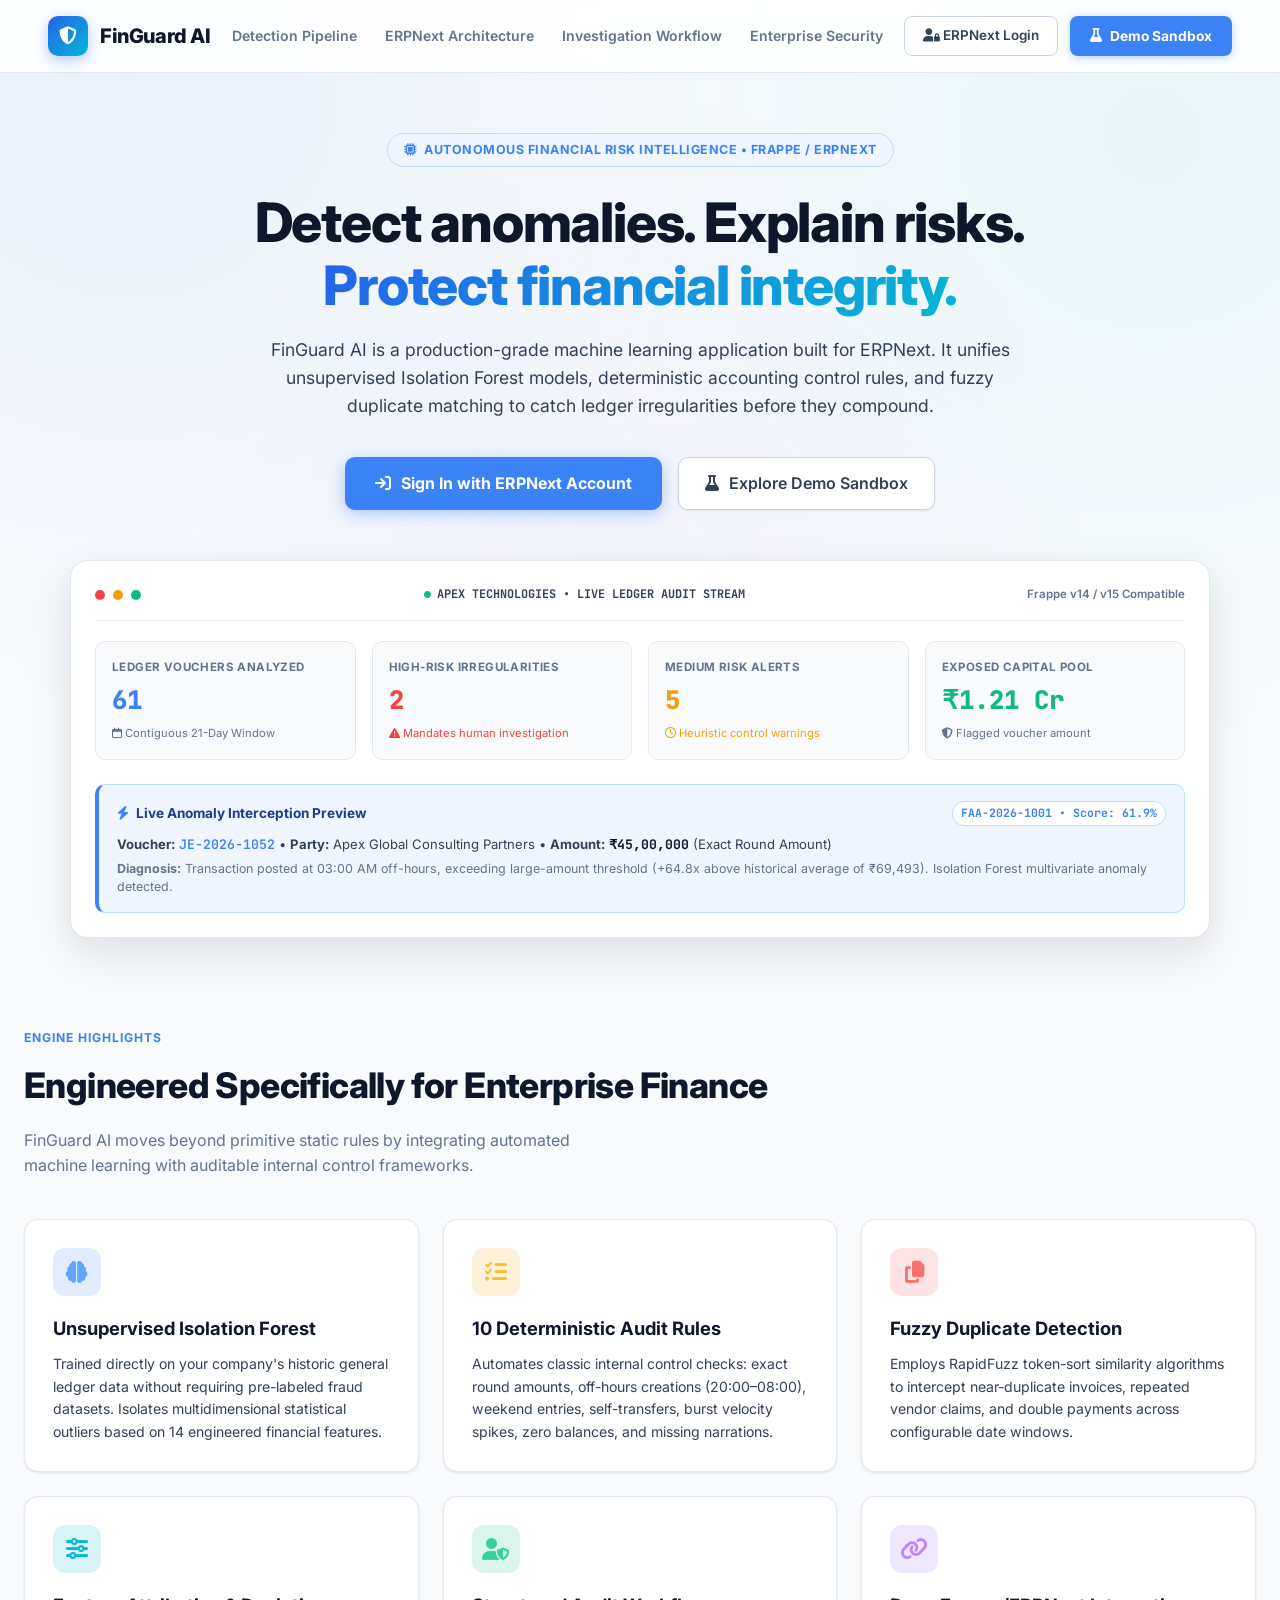
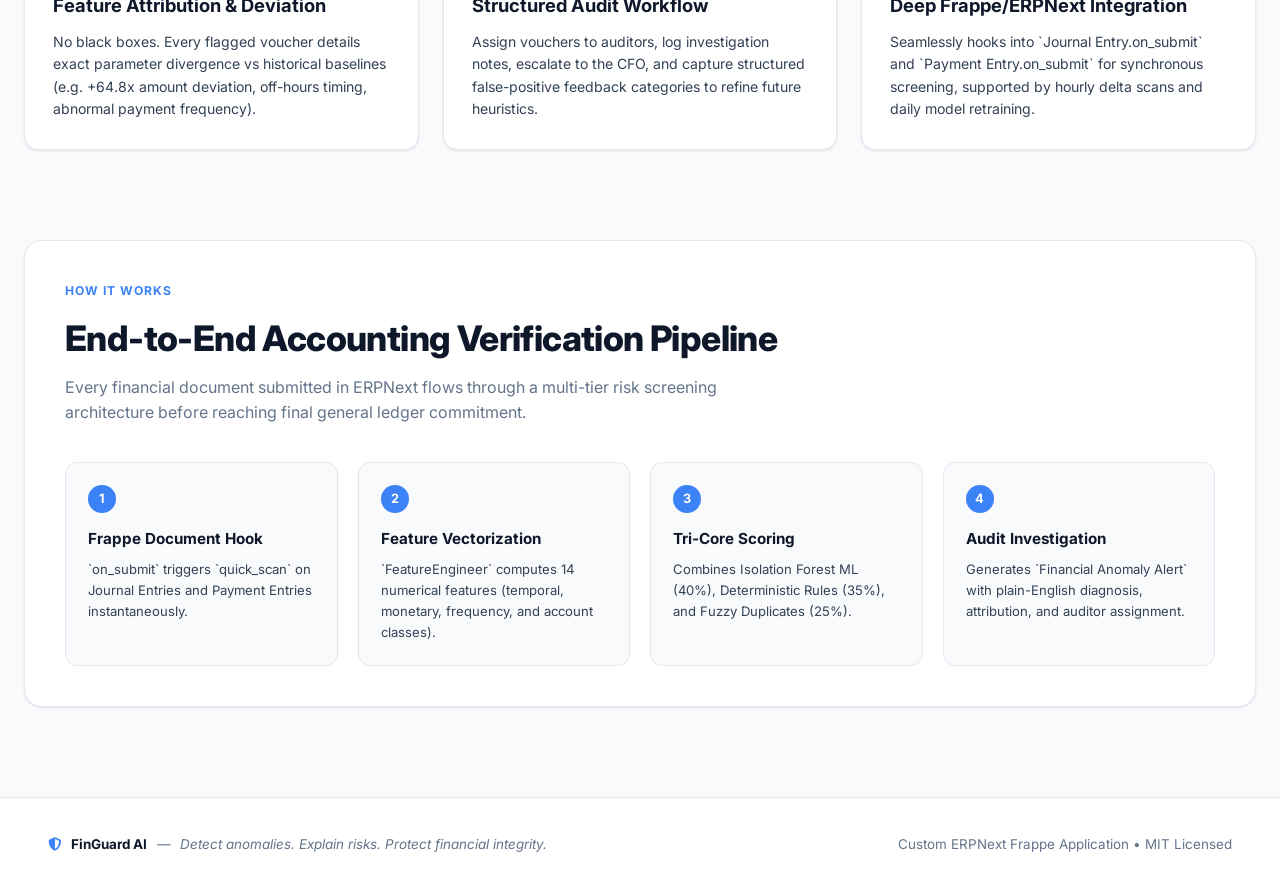
<file: index.html>
<!DOCTYPE html>
<html lang="en">
<head>
  <meta charset="UTF-8">
  <meta name="viewport" content="width=device-width, initial-scale=1.0">
  <title>FinGuard AI — Autonomous Financial Anomaly Detection for ERPNext</title>
  <link rel="stylesheet" href="https://cdnjs.cloudflare.com/ajax/libs/font-awesome/6.4.0/css/all.min.css">
  <link rel="preconnect" href="https://fonts.googleapis.com">
  <link rel="preconnect" href="https://fonts.gstatic.com" crossorigin>
  <link href="https://fonts.googleapis.com/css2?family=Inter:wght@300;400;500;600;700;800&family=JetBrains+Mono:wght@400;500;600;700&display=swap" rel="stylesheet">
  <style>
    :root {
      --bg: #f8fafc;
      --surface: #ffffff;
      --border: #e2e8f0;
      --border-strong: #cbd5e1;
      --text: #0f172a;
      --text-2: #334155;
      --text-muted: #64748b;
      --text-disabled: #94a3b8;
      --primary: #3b82f6;
      --primary-hover: #2563eb;
      --primary-light: #eff6ff;
      --primary-mid: #bfdbfe;
      --danger: #ef4444;
      --danger-light: #fef2f2;
      --danger-mid: #fecaca;
      --warning: #f59e0b;
      --warning-light: #fffbeb;
      --warning-mid: #fde68a;
      --success: #10b981;
      --success-light: #ecfdf5;
      --success-mid: #a7f3d0;
      --purple: #8b5cf6;
      --purple-light: #f5f3ff;
      --radius: 16px;
      --radius-sm: 10px;
      --shadow-sm: 0 1px 3px rgba(15,23,42,.06), 0 1px 2px rgba(15,23,42,.04);
      --shadow: 0 4px 14px rgba(15,23,42,.06), 0 2px 4px rgba(15,23,42,.04);
      --shadow-lg: 0 20px 50px rgba(15,23,42,.08), 0 8px 24px rgba(15,23,42,.04);
      --transition: all .2s cubic-bezier(.4,0,.2,1);
    }
    * {
      box-sizing: border-box;
      margin: 0;
      padding: 0;
    }
    body {
      background: var(--bg);
      color: var(--text);
      font-family: 'Inter', system-ui, -apple-system, sans-serif;
      overflow-x: hidden;
      line-height: 1.6;
      background-image: 
        radial-gradient(circle at 10% 10%, rgba(59, 130, 246, 0.07) 0%, transparent 45%),
        radial-gradient(circle at 90% 15%, rgba(6, 182, 212, 0.06) 0%, transparent 45%),
        radial-gradient(circle at 50% 60%, rgba(139, 92, 246, 0.04) 0%, transparent 55%);
      background-attachment: fixed;
      -webkit-font-smoothing: antialiased;
    }
    a {
      color: inherit;
      text-decoration: none;
    }
    /* Navigation Bar */
    .nav-bar {
      position: sticky;
      top: 0;
      z-index: 100;
      display: flex;
      justify-content: space-between;
      align-items: center;
      padding: 16px 48px;
      background: rgba(255, 255, 255, 0.88);
      backdrop-filter: blur(16px);
      -webkit-backdrop-filter: blur(16px);
      border-bottom: 1px solid var(--border);
    }
    .brand-logo {
      display: flex;
      align-items: center;
      gap: 12px;
    }
    .brand-icon {
      width: 40px;
      height: 40px;
      background: linear-gradient(135deg, #2563eb, #06b6d4);
      border-radius: 10px;
      display: flex;
      align-items: center;
      justify-content: center;
      font-size: 18px;
      color: #fff;
      box-shadow: 0 4px 14px rgba(37, 99, 235, 0.35);
    }
    .brand-title {
      font-size: 1.25rem;
      font-weight: 800;
      letter-spacing: -0.4px;
      color: var(--text);
    }
    .nav-links {
      display: flex;
      gap: 28px;
      align-items: center;
      font-size: 0.88rem;
      font-weight: 600;
      color: var(--text-muted);
    }
    .nav-links a {
      transition: var(--transition);
    }
    .nav-links a:hover {
      color: var(--primary);
    }
    .nav-btns {
      display: flex;
      gap: 12px;
      align-items: center;
    }
    .btn-login {
      background: var(--surface);
      border: 1px solid var(--border-strong);
      color: var(--text-2);
      padding: 8px 18px;
      border-radius: 8px;
      font-weight: 600;
      font-size: 0.84rem;
      transition: var(--transition);
    }
    .btn-login:hover {
      background: var(--bg);
      border-color: var(--primary);
      color: var(--primary);
    }
    .btn-launch {
      background: var(--primary);
      color: #fff;
      border: none;
      padding: 9px 20px;
      border-radius: 8px;
      font-weight: 700;
      font-size: 0.86rem;
      cursor: pointer;
      display: flex;
      align-items: center;
      gap: 8px;
      transition: var(--transition);
      box-shadow: 0 2px 10px rgba(59, 130, 246, 0.35);
    }
    .btn-launch:hover {
      background: var(--primary-hover);
      transform: translateY(-1px);
      box-shadow: 0 4px 14px rgba(59, 130, 246, 0.5);
    }
    /* Hero Section */
    .hero-section {
      max-width: 1280px;
      margin: 60px auto 40px;
      padding: 0 24px;
      text-align: center;
      position: relative;
    }
    .hero-badge {
      display: inline-flex;
      align-items: center;
      gap: 8px;
      background: var(--primary-light);
      border: 1px solid var(--primary-mid);
      color: var(--primary);
      padding: 6px 16px;
      border-radius: 30px;
      font-size: 0.78rem;
      font-weight: 700;
      letter-spacing: 0.5px;
      margin-bottom: 24px;
      text-transform: uppercase;
    }
    .hero-title {
      font-size: 3.4rem;
      font-weight: 800;
      line-height: 1.15;
      letter-spacing: -1.2px;
      margin-bottom: 20px;
      color: var(--text);
    }
    .hero-title span {
      background: linear-gradient(135deg, #2563eb 0%, #06b6d4 100%);
      -webkit-background-clip: text;
      -webkit-text-fill-color: transparent;
    }
    .hero-subtitle {
      max-width: 760px;
      margin: 0 auto 36px;
      font-size: 1.1rem;
      color: var(--text-2);
      font-weight: 400;
      line-height: 1.6;
    }
    .hero-cta-group {
      display: flex;
      justify-content: center;
      gap: 16px;
      margin-bottom: 50px;
    }
    .btn-hero-primary {
      background: var(--primary);
      color: #fff;
      padding: 13px 30px;
      border-radius: 10px;
      font-weight: 700;
      font-size: 1rem;
      display: flex;
      align-items: center;
      gap: 10px;
      box-shadow: 0 4px 16px rgba(59, 130, 246, 0.4);
      transition: var(--transition);
    }
    .btn-hero-primary:hover {
      background: var(--primary-hover);
      transform: translateY(-2px);
      box-shadow: 0 6px 20px rgba(59, 130, 246, 0.55);
    }
    .btn-hero-secondary {
      background: var(--surface);
      border: 1px solid var(--border-strong);
      color: var(--text-2);
      padding: 13px 26px;
      border-radius: 10px;
      font-weight: 600;
      font-size: 1rem;
      display: flex;
      align-items: center;
      gap: 10px;
      box-shadow: var(--shadow-sm);
      transition: var(--transition);
    }
    .btn-hero-secondary:hover {
      background: var(--bg);
      border-color: var(--primary);
      color: var(--primary);
    }
    /* Interactive Hero Visual Container */
    .hero-dashboard-preview {
      max-width: 1140px;
      margin: 0 auto;
      border-radius: 18px;
      background: var(--surface);
      border: 1px solid var(--border);
      box-shadow: var(--shadow-lg);
      padding: 24px;
      position: relative;
      overflow: hidden;
    }
    .preview-header {
      display: flex;
      justify-content: space-between;
      align-items: center;
      padding-bottom: 16px;
      border-bottom: 1px solid var(--border);
      margin-bottom: 20px;
    }
    .preview-dots {
      display: flex;
      gap: 8px;
    }
    .preview-dot {
      width: 10px;
      height: 10px;
      border-radius: 50%;
    }
    .preview-metrics-grid {
      display: grid;
      grid-template-columns: repeat(4, 1fr);
      gap: 16px;
      margin-bottom: 24px;
      text-align: left;
    }
    .preview-metric-box {
      background: var(--bg);
      border: 1px solid var(--border);
      padding: 16px;
      border-radius: 10px;
    }
    .metric-label {
      font-size: 0.72rem;
      color: var(--text-muted);
      text-transform: uppercase;
      font-weight: 700;
      letter-spacing: 0.4px;
    }
    .metric-val {
      font-size: 1.6rem;
      font-weight: 800;
      font-family: 'JetBrains Mono', monospace;
      margin: 4px 0;
    }
    /* Features Showcase */
    .features-section {
      max-width: 1280px;
      margin: 90px auto;
      padding: 0 24px;
    }
    .section-tag {
      color: var(--primary);
      font-size: 0.76rem;
      font-weight: 700;
      text-transform: uppercase;
      letter-spacing: 1px;
      margin-bottom: 10px;
    }
    .section-heading {
      font-size: 2.2rem;
      font-weight: 800;
      letter-spacing: -0.6px;
      margin-bottom: 14px;
      color: var(--text);
    }
    .features-grid {
      display: grid;
      grid-template-columns: repeat(3, 1fr);
      gap: 24px;
      margin-top: 40px;
    }
    .feature-card {
      background: var(--surface);
      border: 1px solid var(--border);
      border-radius: 14px;
      padding: 28px;
      transition: var(--transition);
      display: flex;
      flex-direction: column;
      box-shadow: var(--shadow-sm);
    }
    .feature-card:hover {
      border-color: var(--border-strong);
      box-shadow: var(--shadow);
      transform: translateY(-3px);
    }
    .feature-icon-wrap {
      width: 48px;
      height: 48px;
      border-radius: 12px;
      display: flex;
      align-items: center;
      justify-content: center;
      font-size: 22px;
      margin-bottom: 18px;
    }
    .feature-title {
      font-size: 1.15rem;
      font-weight: 700;
      margin-bottom: 10px;
      color: var(--text);
    }
    .feature-desc {
      font-size: 0.88rem;
      color: var(--text-2);
      line-height: 1.6;
    }
    /* Architecture Diagram */
    .arch-section {
      max-width: 1280px;
      margin: 80px auto;
      padding: 0 24px;
    }
    .arch-card {
      background: var(--surface);
      border: 1px solid var(--border);
      border-radius: 18px;
      padding: 40px;
      box-shadow: var(--shadow-sm);
    }
    .flow-steps-grid {
      display: grid;
      grid-template-columns: repeat(4, 1fr);
      gap: 20px;
      margin-top: 36px;
      position: relative;
    }
    .step-box {
      background: var(--bg);
      border: 1px solid var(--border);
      border-radius: 12px;
      padding: 22px;
      position: relative;
    }
    .step-num {
      width: 28px;
      height: 28px;
      border-radius: 50%;
      background: var(--primary);
      color: #fff;
      display: flex;
      align-items: center;
      justify-content: center;
      font-size: 0.8rem;
      font-weight: 700;
      margin-bottom: 14px;
    }
    .step-title {
      font-size: 0.95rem;
      font-weight: 700;
      margin-bottom: 8px;
      color: var(--text);
    }
    .step-desc {
      font-size: 0.82rem;
      color: var(--text-2);
    }
    /* Footer */
    .landing-footer {
      border-top: 1px solid var(--border);
      padding: 36px 48px;
      margin-top: 90px;
      display: flex;
      justify-content: space-between;
      align-items: center;
      font-size: 0.84rem;
      color: var(--text-muted);
      background: var(--surface);
    }
  </style>
</head>
<body>

  <!-- Sticky Nav -->
  <nav class="nav-bar">
    <div class="brand-logo">
      <div class="brand-icon">
        <i class="fa-solid fa-shield-halved"></i>
      </div>
      <div class="brand-title">FinGuard AI</div>
    </div>
    <div class="nav-links">
      <a href="#features">Detection Pipeline</a>
      <a href="#architecture">ERPNext Architecture</a>
      <a href="#workflow">Investigation Workflow</a>
      <a href="#security">Enterprise Security</a>
    </div>
    <div class="nav-btns">
      <a href="login.html" class="btn-login"><i class="fa-solid fa-user-lock"></i> ERPNext Login</a>
      <a href="demo_dashboard.html?demo=true" class="btn-launch"><i class="fa-solid fa-flask"></i> Demo Sandbox</a>
    </div>
  </nav>

  <!-- Hero Section -->
  <header class="hero-section">
    <div class="hero-badge">
      <i class="fa-solid fa-microchip"></i> Autonomous Financial Risk Intelligence &bull; Frappe / ERPNext
    </div>
    <h1 class="hero-title">
      Detect anomalies. Explain risks.<br>
      <span>Protect financial integrity.</span>
    </h1>
    <p class="hero-subtitle">
      FinGuard AI is a production-grade machine learning application built for ERPNext. It unifies unsupervised Isolation Forest models, deterministic accounting control rules, and fuzzy duplicate matching to catch ledger irregularities before they compound.
    </p>

    <div class="hero-cta-group">
      <a href="login.html" class="btn-hero-primary">
        <i class="fa-solid fa-arrow-right-to-bracket"></i> Sign In with ERPNext Account
      </a>
      <a href="demo_dashboard.html?demo=true" class="btn-hero-secondary">
        <i class="fa-solid fa-flask"></i> Explore Demo Sandbox
      </a>
    </div>

    <!-- Live Preview Interactive Dashboard Container -->
    <div class="hero-dashboard-preview">
      <div class="preview-header">
        <div class="preview-dots">
          <div class="preview-dot" style="background: #ef4444;"></div>
          <div class="preview-dot" style="background: #f59e0b;"></div>
          <div class="preview-dot" style="background: #10b981;"></div>
        </div>
        <div style="font-size: 0.74rem; color: var(--text-2); font-family: 'JetBrains Mono', monospace; font-weight: 700; display:flex; align-items:center; gap:6px;">
          <i class="fa-solid fa-circle" style="color: #10b981; font-size: 7px;"></i> APEX TECHNOLOGIES &bull; LIVE LEDGER AUDIT STREAM
        </div>
        <span style="font-size: 0.72rem; color: var(--text-muted); font-weight: 600;">Frappe v14 / v15 Compatible</span>
      </div>

      <div class="preview-metrics-grid">
        <div class="preview-metric-box">
          <div class="metric-label">Ledger Vouchers Analyzed</div>
          <div class="metric-val" style="color: var(--primary);">61</div>
          <div style="font-size: 0.7rem; color: var(--text-muted);"><i class="fa-regular fa-calendar"></i> Contiguous 21-Day Window</div>
        </div>
        <div class="preview-metric-box">
          <div class="metric-label">High-Risk Irregularities</div>
          <div class="metric-val" style="color: var(--danger);">2</div>
          <div style="font-size: 0.7rem; color: var(--danger);"><i class="fa-solid fa-triangle-exclamation"></i> Mandates human investigation</div>
        </div>
        <div class="preview-metric-box">
          <div class="metric-label">Medium Risk Alerts</div>
          <div class="metric-val" style="color: var(--warning);">5</div>
          <div style="font-size: 0.7rem; color: var(--warning);"><i class="fa-regular fa-clock"></i> Heuristic control warnings</div>
        </div>
        <div class="preview-metric-box">
          <div class="metric-label">Exposed Capital Pool</div>
          <div class="metric-val" style="color: var(--success);">₹1.21 Cr</div>
          <div style="font-size: 0.7rem; color: var(--text-muted);"><i class="fa-solid fa-shield-halved"></i> Flagged voucher amount</div>
        </div>
      </div>

      <div style="background: var(--primary-light); border-radius: 10px; padding: 16px 18px; text-align: left; border: 1px solid var(--primary-mid); border-left: 4px solid var(--primary);">
        <div style="display: flex; justify-content: space-between; align-items: center; margin-bottom: 8px;">
          <strong style="font-size: 0.85rem; color: #1e3a8a;"><i class="fa-solid fa-bolt" style="color: var(--primary); margin-right: 4px;"></i> Live Anomaly Interception Preview</strong>
          <span style="font-size: 0.72rem; color: var(--primary); font-family: 'JetBrains Mono'; font-weight: 700; background: #fff; padding: 2px 8px; border-radius: 12px; border: 1px solid var(--primary-mid);">FAA-2026-1001 &bull; Score: 61.9%</span>
        </div>
        <p style="font-size: 0.82rem; color: var(--text-2); margin-bottom: 5px;">
          <strong>Voucher:</strong> <span style="font-family:'JetBrains Mono'; font-weight:600; color:var(--primary);">JE-2026-1052</span> &bull; <strong>Party:</strong> Apex Global Consulting Partners &bull; <strong>Amount:</strong> <span style="font-family:'JetBrains Mono'; font-weight:700; color:var(--text);">₹45,00,000</span> (Exact Round Amount)
        </p>
        <p style="font-size: 0.78rem; color: var(--text-muted); line-height: 1.45;">
          <strong>Diagnosis:</strong> Transaction posted at 03:00 AM off-hours, exceeding large-amount threshold (+64.8x above historical average of ₹69,493). Isolation Forest multivariate anomaly detected.
        </p>
      </div>
    </div>
  </header>

  <!-- Features Section -->
  <section class="features-section" id="features">
    <div class="section-tag">Engine Highlights</div>
    <h2 class="section-heading">Engineered Specifically for Enterprise Finance</h2>
    <p style="color: var(--text-muted); max-width: 600px;">
      FinGuard AI moves beyond primitive static rules by integrating automated machine learning with auditable internal control frameworks.
    </p>

    <div class="features-grid">
      <div class="feature-card">
        <div class="feature-icon-wrap" style="background: rgba(59, 130, 246, 0.15); color: #60a5fa;">
          <i class="fa-solid fa-brain"></i>
        </div>
        <h3 class="feature-title">Unsupervised Isolation Forest</h3>
        <p class="feature-desc">
          Trained directly on your company's historic general ledger data without requiring pre-labeled fraud datasets. Isolates multidimensional statistical outliers based on 14 engineered financial features.
        </p>
      </div>

      <div class="feature-card">
        <div class="feature-icon-wrap" style="background: rgba(245, 158, 11, 0.15); color: #fbbf24;">
          <i class="fa-solid fa-list-check"></i>
        </div>
        <h3 class="feature-title">10 Deterministic Audit Rules</h3>
        <p class="feature-desc">
          Automates classic internal control checks: exact round amounts, off-hours creations (20:00–08:00), weekend entries, self-transfers, burst velocity spikes, zero balances, and missing narrations.
        </p>
      </div>

      <div class="feature-card">
        <div class="feature-icon-wrap" style="background: rgba(239, 68, 68, 0.15); color: #f87171;">
          <i class="fa-solid fa-copy"></i>
        </div>
        <h3 class="feature-title">Fuzzy Duplicate Detection</h3>
        <p class="feature-desc">
          Employs RapidFuzz token-sort similarity algorithms to intercept near-duplicate invoices, repeated vendor claims, and double payments across configurable date windows.
        </p>
      </div>

      <div class="feature-card">
        <div class="feature-icon-wrap" style="background: rgba(6, 182, 212, 0.15); color: #06b6d4;">
          <i class="fa-solid fa-sliders"></i>
        </div>
        <h3 class="feature-title">Feature Attribution & Deviation</h3>
        <p class="feature-desc">
          No black boxes. Every flagged voucher details exact parameter divergence vs historical baselines (e.g. +64.8x amount deviation, off-hours timing, abnormal payment frequency).
        </p>
      </div>

      <div class="feature-card">
        <div class="feature-icon-wrap" style="background: rgba(16, 185, 129, 0.15); color: #34d399;">
          <i class="fa-solid fa-user-shield"></i>
        </div>
        <h3 class="feature-title">Structured Audit Workflow</h3>
        <p class="feature-desc">
          Assign vouchers to auditors, log investigation notes, escalate to the CFO, and capture structured false-positive feedback categories to refine future heuristics.
        </p>
      </div>

      <div class="feature-card">
        <div class="feature-icon-wrap" style="background: rgba(139, 92, 246, 0.15); color: #c084fc;">
          <i class="fa-solid fa-link"></i>
        </div>
        <h3 class="feature-title">Deep Frappe/ERPNext Integration</h3>
        <p class="feature-desc">
          Seamlessly hooks into `Journal Entry.on_submit` and `Payment Entry.on_submit` for synchronous screening, supported by hourly delta scans and daily model retraining.
        </p>
      </div>
    </div>
  </section>

  <!-- Architecture Flow Section -->
  <section class="arch-section" id="architecture">
    <div class="arch-card">
      <div class="section-tag">How It Works</div>
      <h2 class="section-heading" style="margin-bottom: 8px;">End-to-End Accounting Verification Pipeline</h2>
      <p style="color: var(--text-muted); max-width: 700px;">
        Every financial document submitted in ERPNext flows through a multi-tier risk screening architecture before reaching final general ledger commitment.
      </p>

      <div class="flow-steps-grid">
        <div class="step-box">
          <div class="step-num">1</div>
          <h4 class="step-title">Frappe Document Hook</h4>
          <p class="step-desc">`on_submit` triggers `quick_scan` on Journal Entries and Payment Entries instantaneously.</p>
        </div>
        <div class="step-box">
          <div class="step-num">2</div>
          <h4 class="step-title">Feature Vectorization</h4>
          <p class="step-desc">`FeatureEngineer` computes 14 numerical features (temporal, monetary, frequency, and account classes).</p>
        </div>
        <div class="step-box">
          <div class="step-num">3</div>
          <h4 class="step-title">Tri-Core Scoring</h4>
          <p class="step-desc">Combines Isolation Forest ML (40%), Deterministic Rules (35%), and Fuzzy Duplicates (25%).</p>
        </div>
        <div class="step-box">
          <div class="step-num">4</div>
          <h4 class="step-title">Audit Investigation</h4>
          <p class="step-desc">Generates `Financial Anomaly Alert` with plain-English diagnosis, attribution, and auditor assignment.</p>
        </div>
      </div>
    </div>
  </section>

  <!-- Footer -->
  <footer class="landing-footer">
    <div style="display: flex; align-items: center; gap: 10px;">
      <i class="fa-solid fa-shield-halved" style="color: var(--primary);"></i>
      <strong style="color:var(--text);">FinGuard AI</strong> &mdash; <em>Detect anomalies. Explain risks. Protect financial integrity.</em>
    </div>
    <div>
      Custom ERPNext Frappe Application &bull; MIT Licensed
    </div>
  </footer>

</body>
</html>
</file>
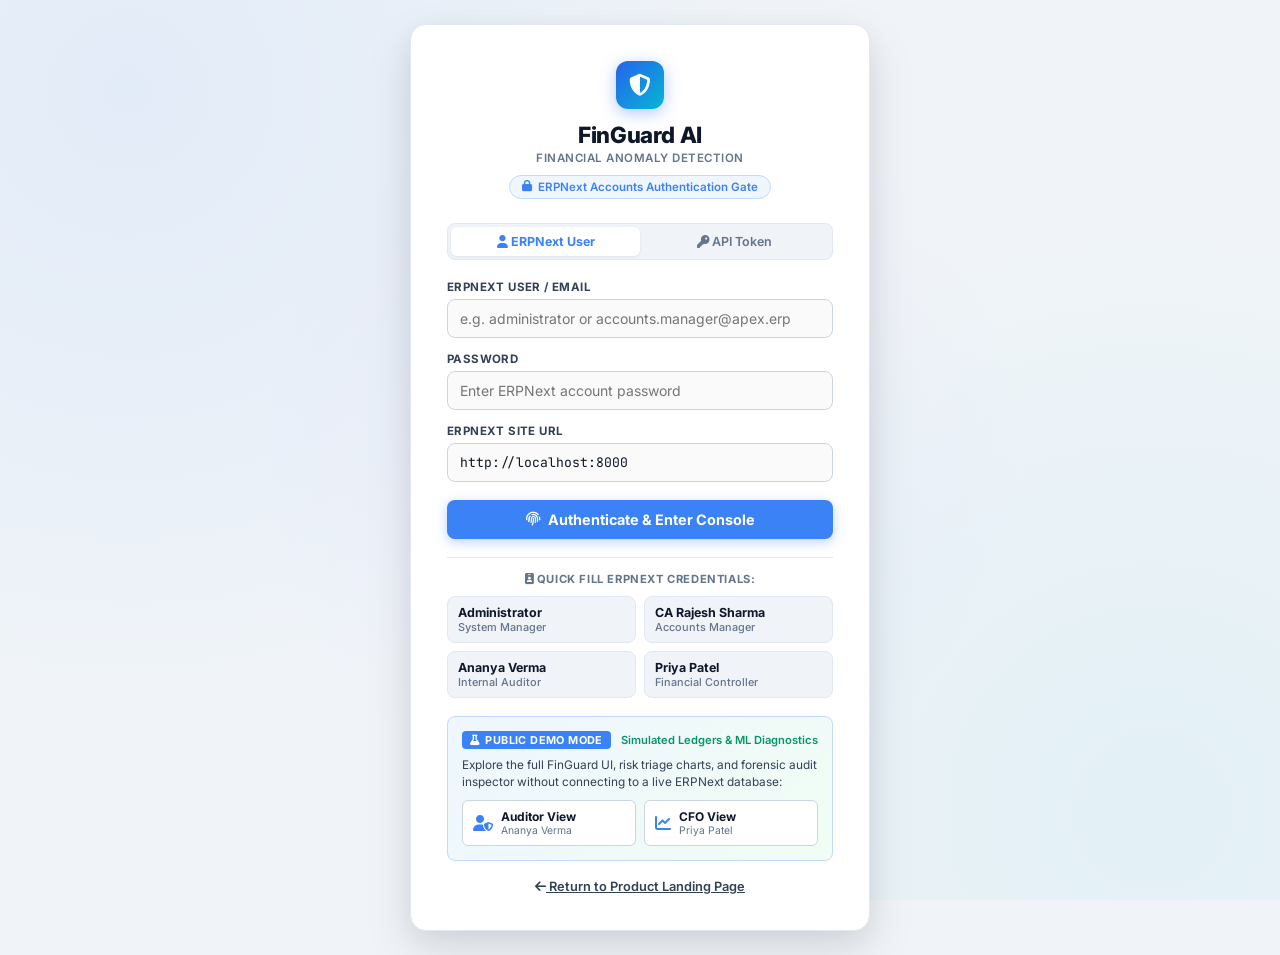
<file: login.html>
<!DOCTYPE html>
<html lang="en">
<head>
  <meta charset="UTF-8">
  <meta name="viewport" content="width=device-width, initial-scale=1.0">
  <title>ERPNext Sign-In &bull; FinGuard AI Financial Security</title>
  <link rel="stylesheet" href="https://cdnjs.cloudflare.com/ajax/libs/font-awesome/6.4.0/css/all.min.css">
  <link rel="preconnect" href="https://fonts.googleapis.com">
  <link rel="preconnect" href="https://fonts.gstatic.com" crossorigin>
  <link href="https://fonts.googleapis.com/css2?family=Inter:wght@300;400;500;600;700;800&family=JetBrains+Mono:wght@400;500;600;700&display=swap" rel="stylesheet">
  <style>
    :root {
      --bg: #f0f4f8;
      --surface: #ffffff;
      --border: #e2e8f0;
      --border-strong: #cbd5e1;
      --text: #0f172a;
      --text-2: #334155;
      --text-muted: #64748b;
      --text-disabled: #94a3b8;
      --primary: #3b82f6;
      --primary-hover: #2563eb;
      --primary-light: #eff6ff;
      --primary-mid: #bfdbfe;
      --danger: #ef4444;
      --danger-light: #fef2f2;
      --danger-mid: #fecaca;
      --warning: #f59e0b;
      --warning-light: #fffbeb;
      --warning-mid: #fde68a;
      --success: #10b981;
      --success-light: #ecfdf5;
      --success-mid: #a7f3d0;
      --radius: 16px;
      --radius-sm: 8px;
      --radius-xs: 6px;
      --shadow-sm: 0 1px 3px rgba(15,23,42,.06), 0 1px 2px rgba(15,23,42,.04);
      --shadow: 0 4px 12px rgba(15,23,42,.08), 0 2px 4px rgba(15,23,42,.04);
      --shadow-lg: 0 20px 50px rgba(15,23,42,.10), 0 8px 24px rgba(15,23,42,.06);
      --transition: all .18s cubic-bezier(.4,0,.2,1);
    }
    * {
      box-sizing: border-box;
      margin: 0;
      padding: 0;
    }
    body {
      background: var(--bg);
      color: var(--text);
      font-family: 'Inter', system-ui, -apple-system, sans-serif;
      min-height: 100vh;
      display: flex;
      flex-direction: column;
      justify-content: center;
      align-items: center;
      padding: 24px;
      background-image: 
        radial-gradient(circle at 10% 10%, rgba(59, 130, 246, 0.08) 0%, transparent 45%),
        radial-gradient(circle at 90% 90%, rgba(6, 182, 212, 0.06) 0%, transparent 45%),
        radial-gradient(circle at 50% 50%, rgba(139, 92, 246, 0.04) 0%, transparent 50%);
      background-attachment: fixed;
      -webkit-font-smoothing: antialiased;
    }
    .login-container {
      width: 100%;
      max-width: 460px;
      background: var(--surface);
      border: 1px solid var(--border);
      border-radius: var(--radius);
      padding: 36px 36px;
      box-shadow: var(--shadow-lg);
      position: relative;
    }
    .brand-header {
      display: flex;
      flex-direction: column;
      align-items: center;
      text-align: center;
      margin-bottom: 24px;
    }
    .brand-icon {
      width: 48px;
      height: 48px;
      background: linear-gradient(135deg, #2563eb, #06b6d4);
      border-radius: 12px;
      display: flex;
      align-items: center;
      justify-content: center;
      font-size: 22px;
      color: #fff;
      box-shadow: 0 4px 16px rgba(37, 99, 235, 0.35);
      margin-bottom: 12px;
    }
    .brand-title {
      font-size: 1.4rem;
      font-weight: 800;
      letter-spacing: -0.4px;
      color: var(--text);
    }
    .brand-subtitle {
      font-size: 0.72rem;
      color: var(--text-muted);
      font-weight: 600;
      letter-spacing: 0.5px;
      text-transform: uppercase;
      margin-top: 3px;
    }
    .auth-badge {
      display: inline-flex;
      align-items: center;
      gap: 6px;
      background: var(--primary-light);
      border: 1px solid var(--primary-mid);
      color: var(--primary);
      padding: 4px 12px;
      border-radius: 20px;
      font-size: 0.72rem;
      font-weight: 600;
      margin-top: 10px;
    }
    .tabs-header {
      display: flex;
      background: var(--bg);
      border: 1px solid var(--border);
      padding: 3px;
      border-radius: 8px;
      margin-bottom: 20px;
    }
    .tab-btn {
      flex: 1;
      padding: 7px;
      font-size: 0.78rem;
      font-weight: 600;
      text-align: center;
      border-radius: 6px;
      color: var(--text-muted);
      cursor: pointer;
      transition: var(--transition);
    }
    .tab-btn.active {
      background: var(--surface);
      color: var(--primary);
      font-weight: 700;
      box-shadow: 0 1px 3px rgba(15,23,42,.08);
    }
    .form-group {
      margin-bottom: 14px;
    }
    .form-label {
      display: block;
      font-size: 0.72rem;
      font-weight: 700;
      color: var(--text-2);
      margin-bottom: 5px;
      text-transform: uppercase;
      letter-spacing: 0.4px;
    }
    .form-input {
      width: 100%;
      background: #fafafa;
      border: 1px solid var(--border-strong);
      padding: 10px 12px;
      border-radius: 8px;
      color: var(--text);
      font-family: inherit;
      font-size: 0.875rem;
      transition: var(--transition);
      outline: none;
    }
    .form-input:focus {
      border-color: var(--primary);
      background: #ffffff;
      box-shadow: 0 0 0 3px rgba(59, 130, 246, 0.12);
    }
    .btn-submit {
      width: 100%;
      background: var(--primary);
      color: #fff;
      border: none;
      padding: 11px;
      border-radius: 8px;
      font-weight: 700;
      font-size: 0.9rem;
      cursor: pointer;
      display: flex;
      align-items: center;
      justify-content: center;
      gap: 8px;
      margin-top: 18px;
      box-shadow: 0 3px 12px rgba(59, 130, 246, 0.35);
      transition: var(--transition);
      font-family: inherit;
    }
    .btn-submit:hover {
      background: var(--primary-hover);
      box-shadow: 0 4px 16px rgba(59, 130, 246, 0.5);
      transform: translateY(-1px);
    }
    .error-alert {
      display: none;
      background: var(--danger-light);
      border: 1px solid var(--danger-mid);
      color: var(--danger);
      padding: 10px 14px;
      border-radius: 8px;
      font-size: 0.8rem;
      margin-bottom: 16px;
      line-height: 1.4;
      font-weight: 500;
    }
    .demo-accounts-wrap {
      margin-top: 18px;
      padding-top: 14px;
      border-top: 1px solid var(--border);
    }
    .demo-title {
      font-size: 0.7rem;
      font-weight: 700;
      color: var(--text-muted);
      text-transform: uppercase;
      letter-spacing: 0.6px;
      margin-bottom: 10px;
      text-align: center;
    }
    .demo-pill-grid {
      display: grid;
      grid-template-columns: 1fr 1fr;
      gap: 8px;
    }
    .demo-pill {
      background: var(--bg);
      border: 1px solid var(--border);
      border-radius: 8px;
      padding: 8px 10px;
      cursor: pointer;
      transition: var(--transition);
      text-align: left;
    }
    .demo-pill:hover {
      background: var(--primary-light);
      border-color: var(--primary-mid);
    }
    .demo-name {
      font-size: 0.78rem;
      font-weight: 700;
      color: var(--text);
    }
    .demo-role {
      font-size: 0.68rem;
      color: var(--text-muted);
      font-weight: 500;
    }
    .demo-pill:hover .demo-role {
      color: var(--primary);
    }
    .demo-sandbox-card {
      margin-top: 18px;
      padding: 14px;
      background: linear-gradient(135deg, #eff6ff 0%, #f0fdf4 100%);
      border: 1px solid #bfdbfe;
      border-radius: var(--radius-sm);
    }
    .demo-sandbox-header {
      display: flex;
      align-items: center;
      justify-content: space-between;
      margin-bottom: 8px;
    }
    .demo-badge-tag {
      background: #3b82f6;
      color: #fff;
      font-size: 0.68rem;
      font-weight: 700;
      padding: 2px 8px;
      border-radius: 4px;
      letter-spacing: 0.4px;
      text-transform: uppercase;
      display: inline-flex;
      align-items: center;
      gap: 5px;
    }
    .demo-sandbox-subtitle {
      font-size: 0.7rem;
      font-weight: 600;
      color: #059669;
    }
    .demo-sandbox-desc {
      font-size: 0.74rem;
      color: var(--text-2);
      line-height: 1.4;
      margin-bottom: 10px;
    }
    .demo-actions-grid {
      display: grid;
      grid-template-columns: 1fr 1fr;
      gap: 8px;
    }
    .btn-demo-pill {
      background: #ffffff;
      border: 1px solid #cbd5e1;
      border-radius: 6px;
      padding: 8px 10px;
      cursor: pointer;
      display: flex;
      align-items: center;
      gap: 8px;
      text-align: left;
      transition: var(--transition);
      font-family: inherit;
    }
    .btn-demo-pill:hover {
      background: #ffffff;
      border-color: #3b82f6;
      box-shadow: 0 2px 8px rgba(59, 130, 246, 0.15);
      transform: translateY(-1px);
    }
    .btn-demo-pill i {
      font-size: 1rem;
      color: #3b82f6;
    }
    .pill-title {
      font-size: 0.75rem;
      font-weight: 700;
      color: var(--text);
    }
    .pill-sub {
      font-size: 0.65rem;
      color: var(--text-muted);
    }
    .back-home {
      margin-top: 18px;
      text-align: center;
      font-size: 0.8rem;
      color: var(--text-muted);
    }
    .back-home a {
      color: var(--text-2);
      font-weight: 600;
      transition: var(--transition);
    }
    .back-home a:hover {
      color: var(--primary);
    }
  </style>
</head>
<body>

  <div class="login-container">
    <div class="brand-header">
      <div class="brand-icon">
        <i class="fa-solid fa-shield-halved"></i>
      </div>
      <div class="brand-title">FinGuard AI</div>
      <div class="brand-subtitle">Financial Anomaly Detection</div>
      <div class="auth-badge">
        <i class="fa-solid fa-lock"></i> ERPNext Accounts Authentication Gate
      </div>
    </div>

    <!-- Error Banner -->
    <div class="error-alert" id="error-box"></div>

    <!-- Tabs Header -->
    <div class="tabs-header">
      <div class="tab-btn active" id="tab-btn-user" onclick="switchAuthTab('user')">
        <i class="fa-solid fa-user"></i> ERPNext User
      </div>
      <div class="tab-btn" id="tab-btn-token" onclick="switchAuthTab('token')">
        <i class="fa-solid fa-key"></i> API Token
      </div>
    </div>

    <!-- Mode 1: User / Password Form -->
    <form id="form-user" onsubmit="handleUserLogin(event)">
      <div class="form-group">
        <label class="form-label">ERPNext User / Email</label>
        <input type="text" id="login-username" class="form-input" placeholder="e.g. administrator or accounts.manager@apex.erp" required>
      </div>

      <div class="form-group">
        <label class="form-label">Password</label>
        <input type="password" id="login-password" class="form-input" placeholder="Enter ERPNext account password" required>
      </div>

      <div class="form-group">
        <label class="form-label">ERPNext Site URL</label>
        <input type="text" id="login-site" class="form-input" value="http://localhost:8000" style="font-family: 'JetBrains Mono', monospace; font-size: 0.82rem;">
      </div>

      <button type="submit" class="btn-submit" id="btn-submit-user">
        <i class="fa-solid fa-fingerprint"></i> Authenticate & Enter Console
      </button>
    </form>

    <!-- Mode 2: API Token Form -->
    <form id="form-token" style="display: none;" onsubmit="handleTokenLogin(event)">
      <div class="form-group">
        <label class="form-label">ERPNext API Key</label>
        <input type="text" id="login-api-key" class="form-input" placeholder="e.g. 4a8b79e19d..." style="font-family: 'JetBrains Mono';" required>
      </div>

      <div class="form-group">
        <label class="form-label">ERPNext API Secret</label>
        <input type="password" id="login-api-secret" class="form-input" placeholder="e.g. 9f12d8a0..." style="font-family: 'JetBrains Mono';" required>
      </div>

      <button type="submit" class="btn-submit" id="btn-submit-token">
        <i class="fa-solid fa-key"></i> Validate API Token
      </button>
    </form>

    <!-- 1-Click Verified ERPNext Demo Accounts (for Production Backend Testing) -->
    <div class="demo-accounts-wrap">
      <div class="demo-title"><i class="fa-solid fa-id-badge"></i> Quick Fill ERPNext Credentials:</div>
      <div class="demo-pill-grid">
        <div class="demo-pill" onclick="quickFill('administrator', 'admin')">
          <div class="demo-name">Administrator</div>
          <div class="demo-role">System Manager</div>
        </div>
        <div class="demo-pill" onclick="quickFill('accounts.manager@apex.erp', 'finance123')">
          <div class="demo-name">CA Rajesh Sharma</div>
          <div class="demo-role">Accounts Manager</div>
        </div>
        <div class="demo-pill" onclick="quickFill('analyst.ananya@apex.erp', 'audit2026')">
          <div class="demo-name">Ananya Verma</div>
          <div class="demo-role">Internal Auditor</div>
        </div>
        <div class="demo-pill" onclick="quickFill('cfo.priya@apex.erp', 'cfo9900')">
          <div class="demo-name">Priya Patel</div>
          <div class="demo-role">Financial Controller</div>
        </div>
      </div>
    </div>

    <!-- Dedicated Explicit Demo Sandbox Card (No Backend Required) -->
    <div class="demo-sandbox-card">
      <div class="demo-sandbox-header">
        <div class="demo-badge-tag"><i class="fa-solid fa-flask"></i> Public Demo Mode</div>
        <div class="demo-sandbox-subtitle">Simulated Ledgers & ML Diagnostics</div>
      </div>
      <p class="demo-sandbox-desc">
        Explore the full FinGuard UI, risk triage charts, and forensic audit inspector without connecting to a live ERPNext database:
      </p>
      <div class="demo-actions-grid">
        <button type="button" class="btn-demo-pill" onclick="launchExplicitDemo('Internal Auditor', 'Ananya Verma', 'analyst.ananya@apex.erp')">
          <i class="fa-solid fa-user-shield"></i>
          <div>
            <div class="pill-title">Auditor View</div>
            <div class="pill-sub">Ananya Verma</div>
          </div>
        </button>
        <button type="button" class="btn-demo-pill" onclick="launchExplicitDemo('Financial Controller', 'Priya Patel', 'cfo.priya@apex.erp')">
          <i class="fa-solid fa-chart-line"></i>
          <div>
            <div class="pill-title">CFO View</div>
            <div class="pill-sub">Priya Patel</div>
          </div>
        </button>
      </div>
    </div>

    <div class="back-home">
      <a href="index.html"><i class="fa-solid fa-arrow-left"></i> Return to Product Landing Page</a>
    </div>
  </div>

  <script>
    let activeTab = 'user';

    function switchAuthTab(tab) {
      activeTab = tab;
      document.getElementById('error-box').style.display = 'none';
      if (tab === 'user') {
        document.getElementById('form-user').style.display = 'block';
        document.getElementById('form-token').style.display = 'none';
        document.getElementById('tab-btn-user').classList.add('active');
        document.getElementById('tab-btn-token').classList.remove('active');
      } else {
        document.getElementById('form-user').style.display = 'none';
        document.getElementById('form-token').style.display = 'block';
        document.getElementById('tab-btn-user').classList.remove('active');
        document.getElementById('tab-btn-token').classList.add('active');
      }
    }

    function quickFill(usr, pwd) {
      switchAuthTab('user');
      document.getElementById('login-username').value = usr;
      document.getElementById('login-password').value = pwd;
      document.getElementById('error-box').style.display = 'none';
    }

    // Explicitly selected Demo Access: creates a clearly flagged demo session and redirects with ?demo=true
    function launchExplicitDemo(role, name, email) {
      const demoSession = {
        username: email || 'analyst.ananya@apex.erp',
        full_name: name || 'Ananya Verma',
        role: role || 'Internal Auditor',
        email: email || 'analyst.ananya@apex.erp',
        is_demo: true,
        mode: 'demo',
        login_time: new Date().toISOString()
      };
      localStorage.setItem('finguard_session', JSON.stringify(demoSession));
      window.location.href = 'demo_dashboard.html?demo=true';
    }

    // Production Authentication: Strict backend verification only.
    async function handleUserLogin(e) {
      e.preventDefault();
      const errBox = document.getElementById('error-box');
      const btn = document.getElementById('btn-submit-user');
      errBox.style.display = 'none';

      const usr = document.getElementById('login-username').value.trim();
      const pwd = document.getElementById('login-password').value;
      const site = document.getElementById('login-site').value.trim();

      btn.innerHTML = '<i class="fa-solid fa-spinner fa-spin"></i> Authenticating with ERPNext...';
      btn.disabled = true;

      try {
        const resp = await fetch('/api/auth/login', {
          method: 'POST',
          headers: { 'Content-Type': 'application/json' },
          body: JSON.stringify({ mode: 'user', username: usr, password: pwd, site_url: site })
        });

        if (!resp.ok) {
          throw new Error(`Server returned HTTP ${resp.status}`);
        }

        const data = await resp.json();
        if (data.success) {
          // Strictly authenticated production session
          data.user.is_demo = false;
          localStorage.setItem('finguard_session', JSON.stringify(data.user));
          btn.innerHTML = '<i class="fa-solid fa-check"></i> Authorized! Entering...';
          setTimeout(() => {
            window.location.href = 'demo_dashboard.html';
          }, 400);
        } else {
          errBox.innerHTML = `<strong><i class="fa-solid fa-circle-xmark"></i> Authentication Rejected:</strong> ${data.message || 'Invalid ERPNext credentials or insufficient role permissions.'}`;
          errBox.style.display = 'block';
          btn.innerHTML = '<i class="fa-solid fa-fingerprint"></i> Authenticate & Enter Console';
          btn.disabled = false;
        }
      } catch (err) {
        // PRODUCTION MODE: Network/server error must NEVER grant a session!
        errBox.innerHTML = `
          <strong><i class="fa-solid fa-triangle-exclamation"></i> ERPNext Backend Unreachable:</strong><br>
          Cannot connect to authentication service (${err.message || 'Connection refused'}).<br>
          <div style="font-size:0.75rem; color:var(--text-2); margin-top:6px; line-height:1.4;">
            • If running locally, ensure backend is running: <code>python3 run_demo.py</code><br>
            • Or click <strong>Auditor View</strong> below to explore in standalone demo mode.
          </div>
        `;
        errBox.style.display = 'block';
        btn.innerHTML = '<i class="fa-solid fa-fingerprint"></i> Authenticate & Enter Console';
        btn.disabled = false;
      }
    }

    async function handleTokenLogin(e) {
      e.preventDefault();
      const errBox = document.getElementById('error-box');
      const btn = document.getElementById('btn-submit-token');
      errBox.style.display = 'none';

      const apiKey = document.getElementById('login-api-key').value.trim();
      const apiSecret = document.getElementById('login-api-secret').value.trim();

      btn.innerHTML = '<i class="fa-solid fa-spinner fa-spin"></i> Validating Token...';
      btn.disabled = true;

      try {
        const resp = await fetch('/api/auth/login', {
          method: 'POST',
          headers: { 'Content-Type': 'application/json' },
          body: JSON.stringify({ mode: 'token', api_key: apiKey, api_secret: apiSecret })
        });

        if (!resp.ok) {
          throw new Error(`Server returned HTTP ${resp.status}`);
        }

        const data = await resp.json();
        if (data.success) {
          data.user.is_demo = false;
          localStorage.setItem('finguard_session', JSON.stringify(data.user));
          btn.innerHTML = '<i class="fa-solid fa-check"></i> Token Validated!';
          setTimeout(() => {
            window.location.href = 'demo_dashboard.html';
          }, 400);
        } else {
          errBox.innerHTML = `<strong><i class="fa-solid fa-circle-xmark"></i> Token Rejected:</strong> ${data.message || 'API Token Authentication failed.'}`;
          errBox.style.display = 'block';
          btn.innerHTML = '<i class="fa-solid fa-key"></i> Validate API Token';
          btn.disabled = false;
        }
      } catch (err) {
        errBox.innerHTML = `<strong><i class="fa-solid fa-triangle-exclamation"></i> ERPNext Backend Unreachable:</strong> Unable to connect to authentication service.`;
        errBox.style.display = 'block';
        btn.innerHTML = '<i class="fa-solid fa-key"></i> Validate API Token';
        btn.disabled = false;
      }
    }
  </script>
</body>
</html>
</file>
